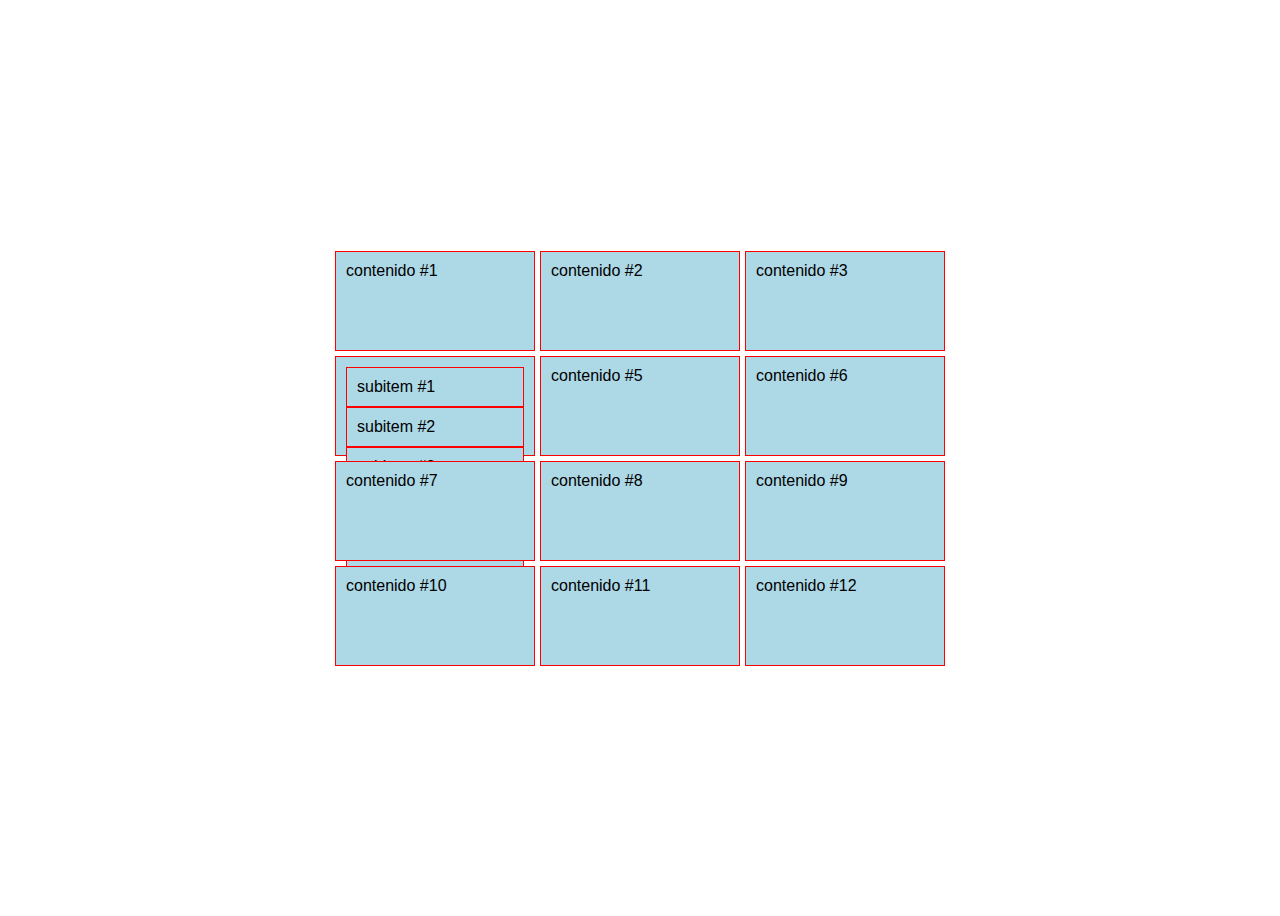
<file: index.html>
<!DOCTYPE html>
<html lang="en">
<head>
    <meta charset="UTF-8">
    <meta name="viewport" content="width=device-width, initial-scale=1.0">
    <title>Css Grid Layout</title>

    <link rel="stylesheet" href="css/estilos_grid.css">
</head>
<body>

    <section class="container">
 
        <!-- para abreviar ciertos puntos, iniciamos con el siguiente codig
        
        .item{contenido #$}*12 
    
        item para crear la division el numero y el signo es para estblecer un numero dinamico y al final
    lo multiplicamos por 12 para especificarle que queremos 12 columnas-->
        
    
    <div class="item">contenido #1</div>
        <div class="item">contenido #2</div>
        <div class="item">contenido #3</div>
        <div class="item">
            <div class="item">subitem #1</div>
            <div class="item">subitem #2</div>
            <div class="item">subitem #3</div>
            <div class="item">subitem #4</div>
            <div class="item">subitem #5</div>
        
        </div>
        <div class="item">contenido #5</div>
        <div class="item">contenido #6</div>
        <div class="item">contenido #7</div>
        <div class="item">contenido #8</div>
        <div class="item">contenido #9</div>
        <div class="item">contenido #10</div>
        <div class="item">contenido #11</div>
        <div class="item">contenido #12</div>

    </section>

    
</body>
</html>
</file>
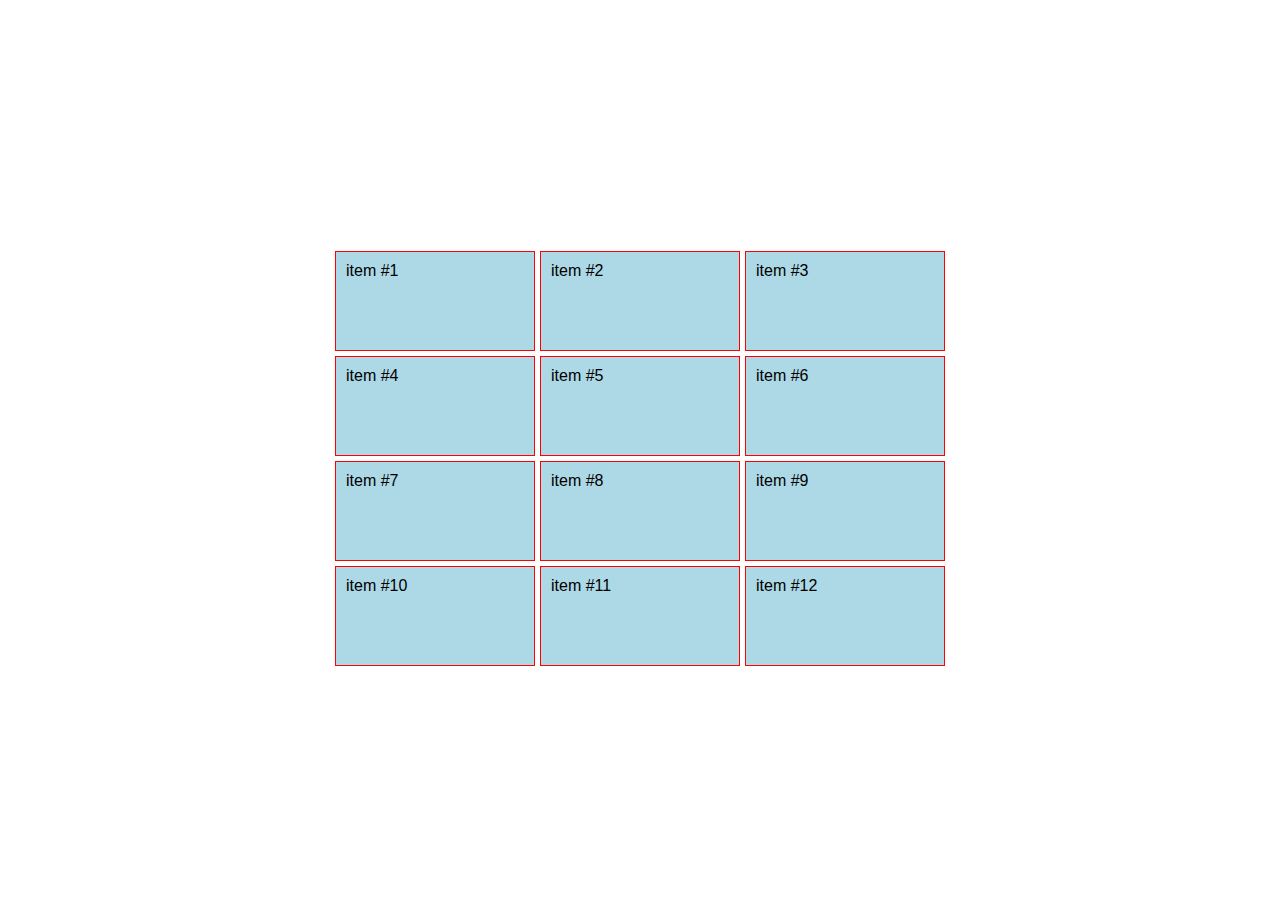
<file: alineando_contenido/index.html>
<!DOCTYPE html>
<html lang="en">
<head>
    <meta charset="UTF-8">
    <meta name="viewport" content="width=device-width, initial-scale=1.0">
    <title>Alineando Contenido</title>

    <link rel="stylesheet" href="../css/estilos_grid.css">
</head>
<body>

    <section class="container">
 
      <div class="item">item #1</div>
      <div class="item">item #2</div>
      <div class="item">item #3</div>
      <div class="item">item #4</div>
      <div class="item">item #5</div>
      <div class="item">item #6</div>
      <div class="item">item #7</div>
      <div class="item">item #8</div>
      <div class="item">item #9</div>
      <div class="item">item #10</div>
      <div class="item">item #11</div>
      <div class="item">item #12</div>
      
    </section>

    
</body>
</html>
</file>
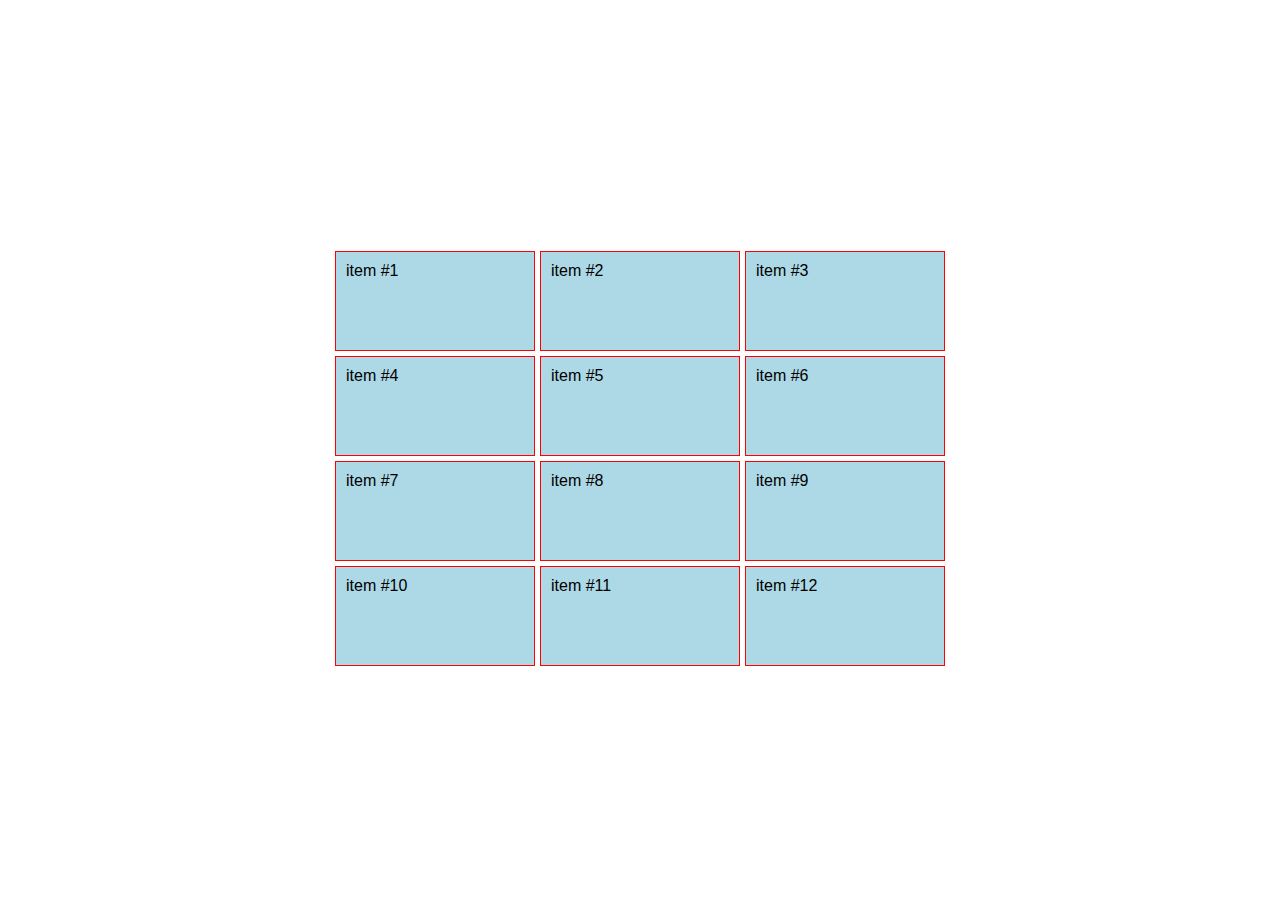
<file: alineando_items/index.html>
<!DOCTYPE html>
<html lang="en">
<head>
    <meta charset="UTF-8">
    <meta name="viewport" content="width=device-width, initial-scale=1.0">
    <title>Nombre de lineas</title>

    <link rel="stylesheet" href="../css/estilos_grid.css">
</head>
<body>

    <section class="container">
 
      <div class="item">item #1</div>
      <div class="item">item #2</div>
      <div class="item">item #3</div>
      <div class="item">item #4</div>
      <div class="item">item #5</div>
      <div class="item">item #6</div>
      <div class="item">item #7</div>
      <div class="item">item #8</div>
      <div class="item">item #9</div>
      <div class="item">item #10</div>
      <div class="item">item #11</div>
      <div class="item">item #12</div>
      
    </section>

    
</body>
</html>
</file>
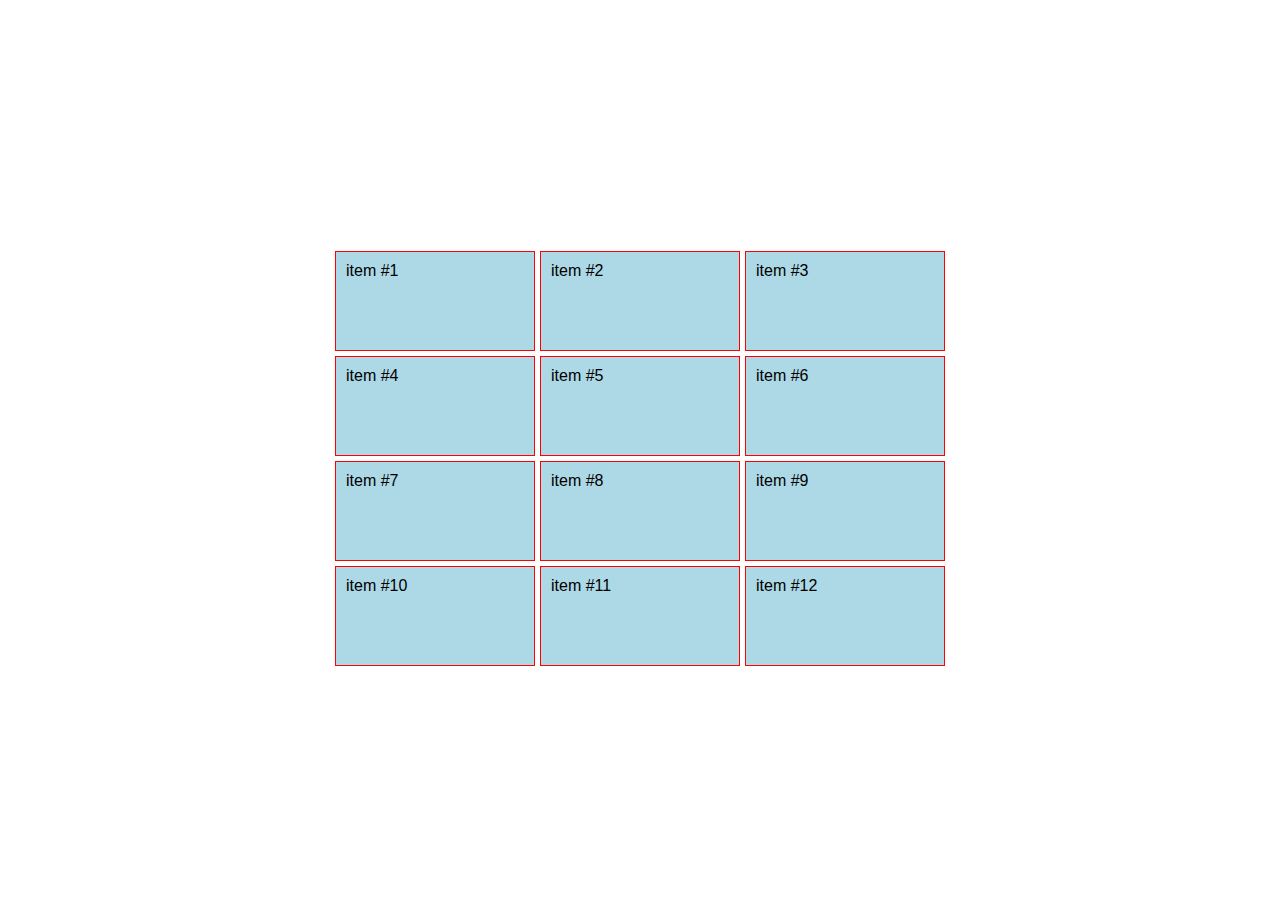
<file: column _size/index.html>
<!DOCTYPE html>
<html lang="en">
<head>
    <meta charset="UTF-8">
    <meta name="viewport" content="width=device-width, initial-scale=1.0">
    <title>Tamaño de item de columnas</title>

    <link rel="stylesheet" href="../css/estilos_grid.css">
</head>
<body>

    <section class="container">
 
      <div class="item">item #1</div>
      <div class="item">item #2</div>
      <div class="item">item #3</div>
      <div class="item">item #4</div>
      <div class="item">item #5</div>
      <div class="item">item #6</div>
      <div class="item">item #7</div>
      <div class="item">item #8</div>
      <div class="item">item #9</div>
      <div class="item">item #10</div>
      <div class="item">item #11</div>
      <div class="item">item #12</div>

    </section>

    
</body>
</html>
</file>
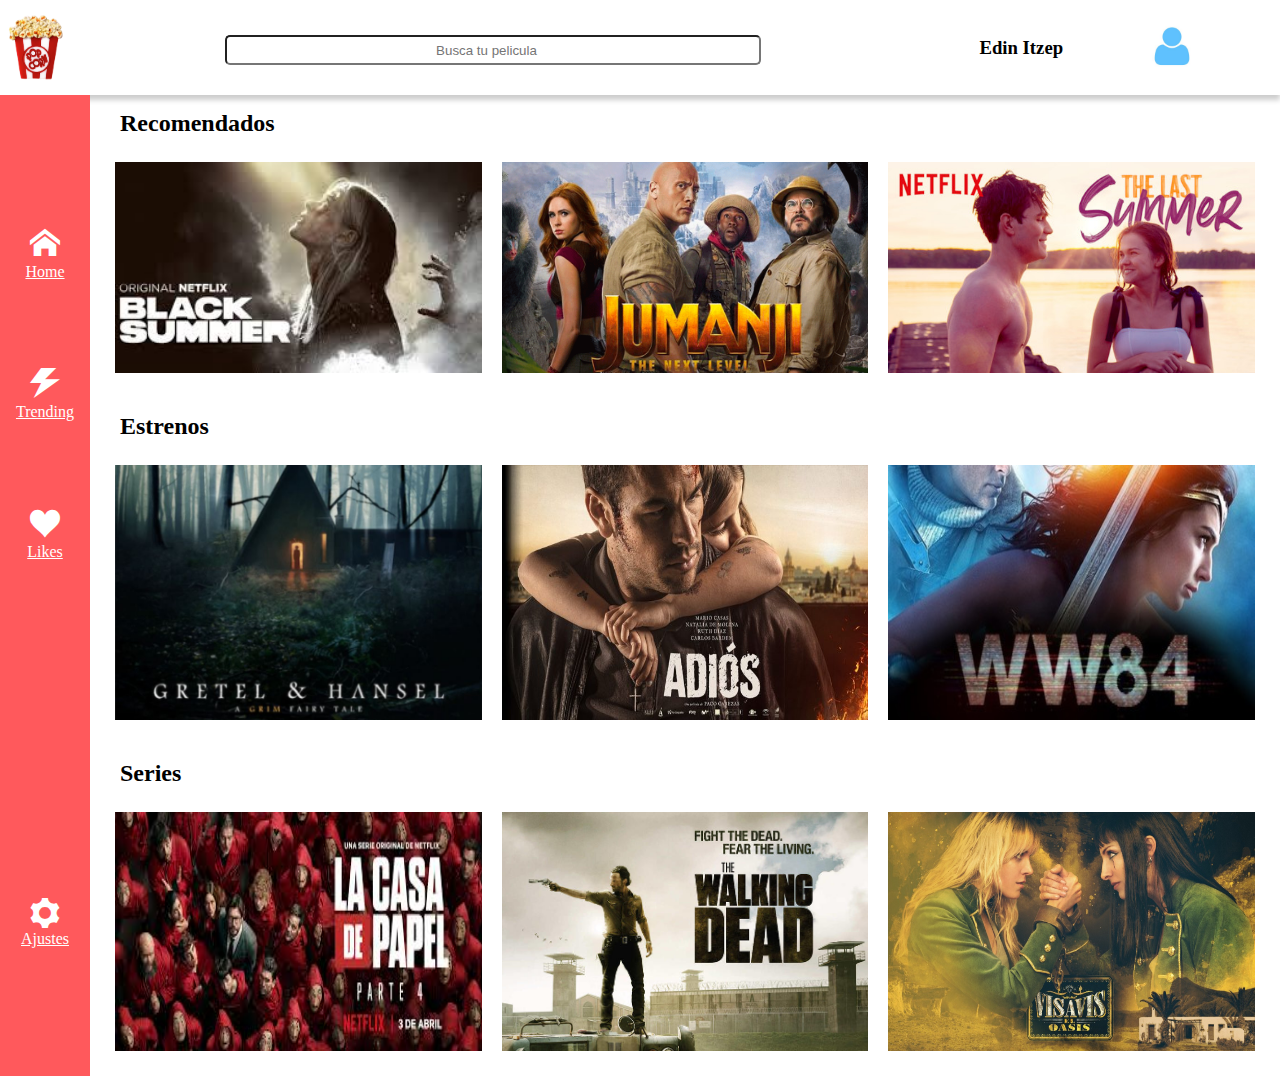
<file: desafios/index.html>
<!DOCTYPE html>
<html lang="en">
<head>
    <meta charset="UTF-8">
    <meta name="viewport" content="width=, initial-scale=1.0">
    <title>Platzi Movies</title>
    <style>
    
    @font-face {
  font-family: 'icomoon';
  src:  url('fonts/icomoon.eot?xnbcb2');
  src:  url('fonts/icomoon.eot?xnbcb2#iefix') format('embedded-opentype'),
    url('fonts/icomoon.ttf?xnbcb2') format('truetype'),
    url('fonts/icomoon.woff?xnbcb2') format('woff'),
    url('fonts/icomoon.svg?xnbcb2#icomoon') format('svg');
  font-weight: normal;
  font-style: normal;
  font-display: block;
}

[class^="icon-"], [class*=" icon-"] {
  /* use !important to prevent issues with browser extensions that change fonts */
  font-family: 'icomoon' !important;
  speak: never;
  font-style: normal;
  font-weight: normal;
  font-variant: normal;
  text-transform: none;
  line-height: 1;

  /* Better Font Rendering =========== */
  -webkit-font-smoothing: antialiased;
  -moz-osx-font-smoothing: grayscale;
}

.icon-settings:before {
  content: "\e900";
}
.icon-heart:before {
  content: "\e901";
}
.icon-power:before {
  content: "\e902";
}
.icon-home:before {
  content: "\e903";
}


    body {

        margin: 0;
    }
    .container {
        display: grid;
        grid-template-rows: auto 1fr; 
        grid-template-columns: 90px 1fr;
        grid-template-areas: "header header"
                             "menu content";

        height: 100vh;

    }
    
    .header
    {
        display: grid;
        grid-template-columns: 90px 1fr 30%;
        grid-template-areas: "header-logo header-search header-login";
        grid-area: header;
        gap: 20px;
        box-shadow: 0px 5px 5px 0px rgba(0,0,0,0.2);
        
    }

    .header-logo {
        grid-area: header-logo;
        display: flex;
        align-content: center;
    }


    .search {
        display: flex;
        align-items: center;
    }
    .header-search {
        grid-area: header-search;
        margin: 0 auto;
        margin-top: 5px;
        width: 70%;
       padding: 0;
       height: 30px;
       border-radius: 5px;
    }

    input {
        text-align: center;
    }

    .header-login{
        grid-area: header-login;
        display: flex;
        align-items: center;
        justify-content: space-evenly;
    }

    .menu {
        
        grid-area: menu;
        display: flex;
        justify-content: space-around;
        flex-direction: column;
        text-align: center;
        margin: 0;
        background: #ff595c;
        
    }

    .menu-nav {
        display: flex;
        flex-direction: column;
        justify-content: space-between;

        
    }

    .menu-nav a {

        height: 100px;
        color: white;
    }
    
       
    

    .content {
        grid-area: content;
       
        

    }

    .t-recomendados {

        display: grid;
        grid-template-columns: repeat(3, 1fr);
        grid-gap: 20px;
        padding: 25px;
    }

    .pop {
        width: 75px;
    
    
    }

    .icon-heart{
        color: white;
        font-size: 30px;
        padding: 5px;
    }

    .icon-power{
        color: white;
        font-size: 30px;
        padding: 5px;
    }

    .icon-settings{
        color: white;
        font-size: 30px;
        padding: 5px;
    }

    .icon-home {
        color: white;
        font-size: 30px;
        padding: 5px;
    }
   


    figure {
        margin: 0;
    }

    .content img {
        width: 100%;
        height: 100%;
    }
    h2 {

        padding: 15px 30px 0;
        margin: 0;
    }
    
    .tres {
        display: inline-block;
    }

    .ajustes a {
        display: grid;
        color: white;
    }

   

    </style>
</head>
<body>

<div class="container">

<header class="header">

<figure class="header-logo">
    <img  class= "pop" src="logo.png" alt="" >
</figure>

<div class="search">
    <input class="header-search" type="search" placeholder="Busca tu pelicula">

</div>
        <div class="header-login">
        
        <h3>Edin Itzep</h3>
<figure>

    <img src="user.png" alt="" width="50px">
</figure>




</div>

</header>

<nav class="menu">

    <div class="menu-nav">
        <i class="icon-home"></i>
        <a class="tres" href="">Home</a>
        <i class="icon-power"></i>
        <a class="tres" href="">Trending </a>
        <i class="icon-heart"></i>
        <a class="tres" href="">Likes </a>
    </div>

    <div class="ajustes">
        <i class="icon-settings"></i>
        <a class="tres" href="">Ajustes</a>
    </div>

</nav>

<section class="anime">



    <div class="content">
    
    <div class="titulo-1">
        <h2>
            Recomendados
        </h2>
    </div>
    
    <div class="t-recomendados">
        <figure class="ver">
            <img src="black.jpg" alt="" sizes="" srcset="" width="100px">
        </figure>
        <figure class="ver">
            <img src="jumanji.jpg" alt="" width="100px">
        </figure>
        <figure class="ver">
            <img src="summer.jpg" alt="" width="100px">
        </figure>
    
    </div>
    <div class="titulo-1">
        <h2>
            Estrenos
        </h2>
    </div>
    
    <div class="t-recomendados">
        <figure class="ver">
            <img src="gretel.jpg" alt="" width="100px" sizes="" srcset="">
        </figure>
        <figure class="ver">
            <img src="adios.jpg" alt="" >
        </figure>
        <figure class="ver">
            <img src="wonder.jpg" alt="" width="100px">
        </figure>
    
    </div>
    <div class="titulo-1">
        <h2>
            Series
        </h2>
    </div>
    
    <div class="t-recomendados">
        <figure class="ver">
            <img src="papel.jpg" alt="" sizes="" srcset="" width="100px">
        </figure>
        <figure class="ver">
            <img src="wk.jpg" alt="" width="100px">
        </figure>
        <figure class="ver">
            <img src="vis.jpg" alt="" width="100px">
        </figure>
    
    </div>
</section>




</div>


</div>
</body>
</html>
</file>
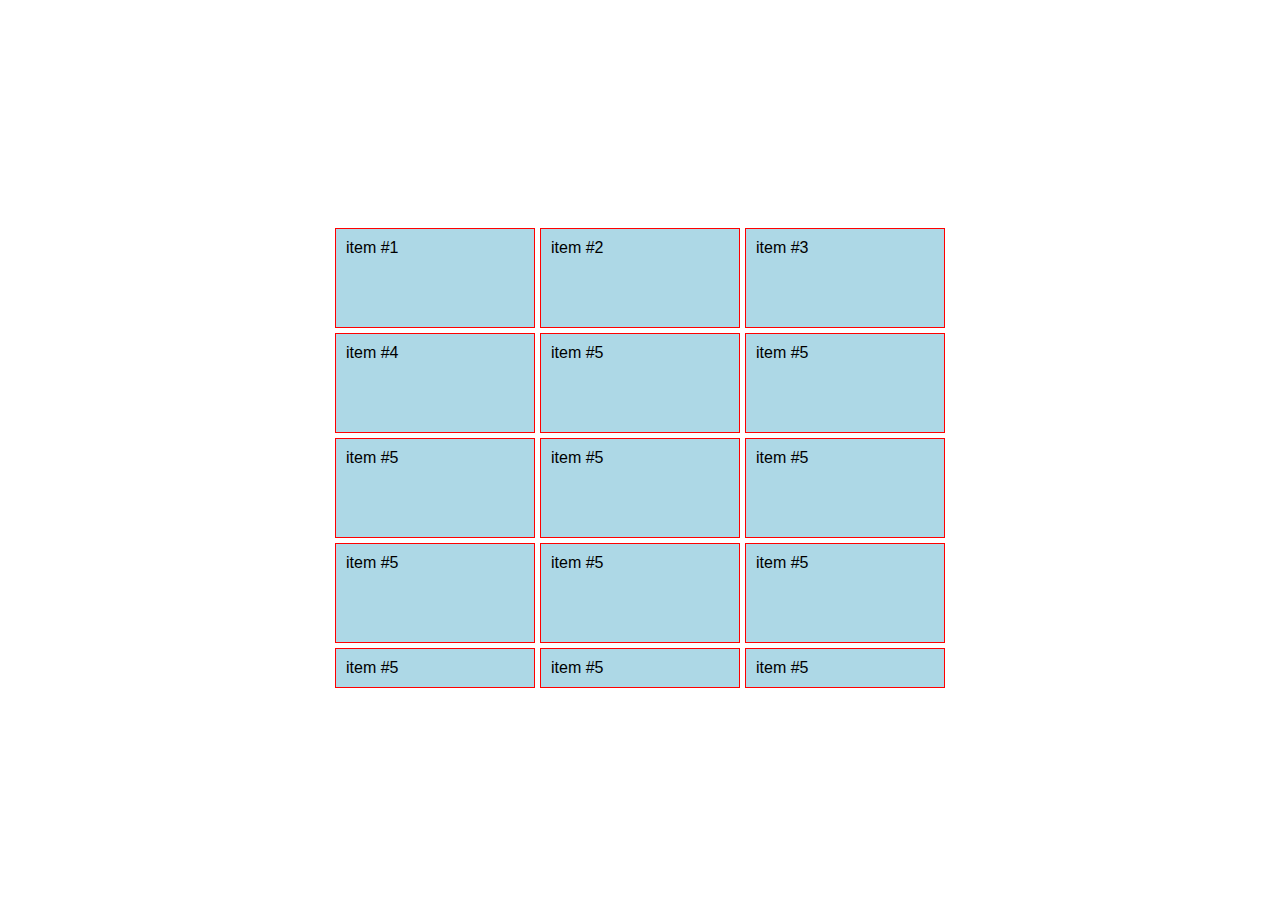
<file: grid_implicito/index.html>
<!DOCTYPE html>
<html lang="en">
<head>
    <meta charset="UTF-8">
    <meta name="viewport" content="width=device-width, initial-scale=1.0">
    <title>Nombre de lineas</title>

    <link rel="stylesheet" href="../css/estilos_grid.css">
</head>
<body>

    <section class="container">
 
      <div class="item">item #1</div>
      <div class="item">item #2</div>
      <div class="item">item #3</div>
      <div class="item">item #4</div>
      <div class="item">item #5</div>
      <div class="item">item #5</div>
      <div class="item">item #5</div>
      <div class="item">item #5</div>
      <div class="item">item #5</div>
      <div class="item">item #5</div>
      <div class="item">item #5</div>
      <div class="item">item #5</div>
      <div class="item">item #5</div>
      <div class="item">item #5</div>
      <div class="item">item #5</div>
     

    </section>

    
</body>
</html>
</file>
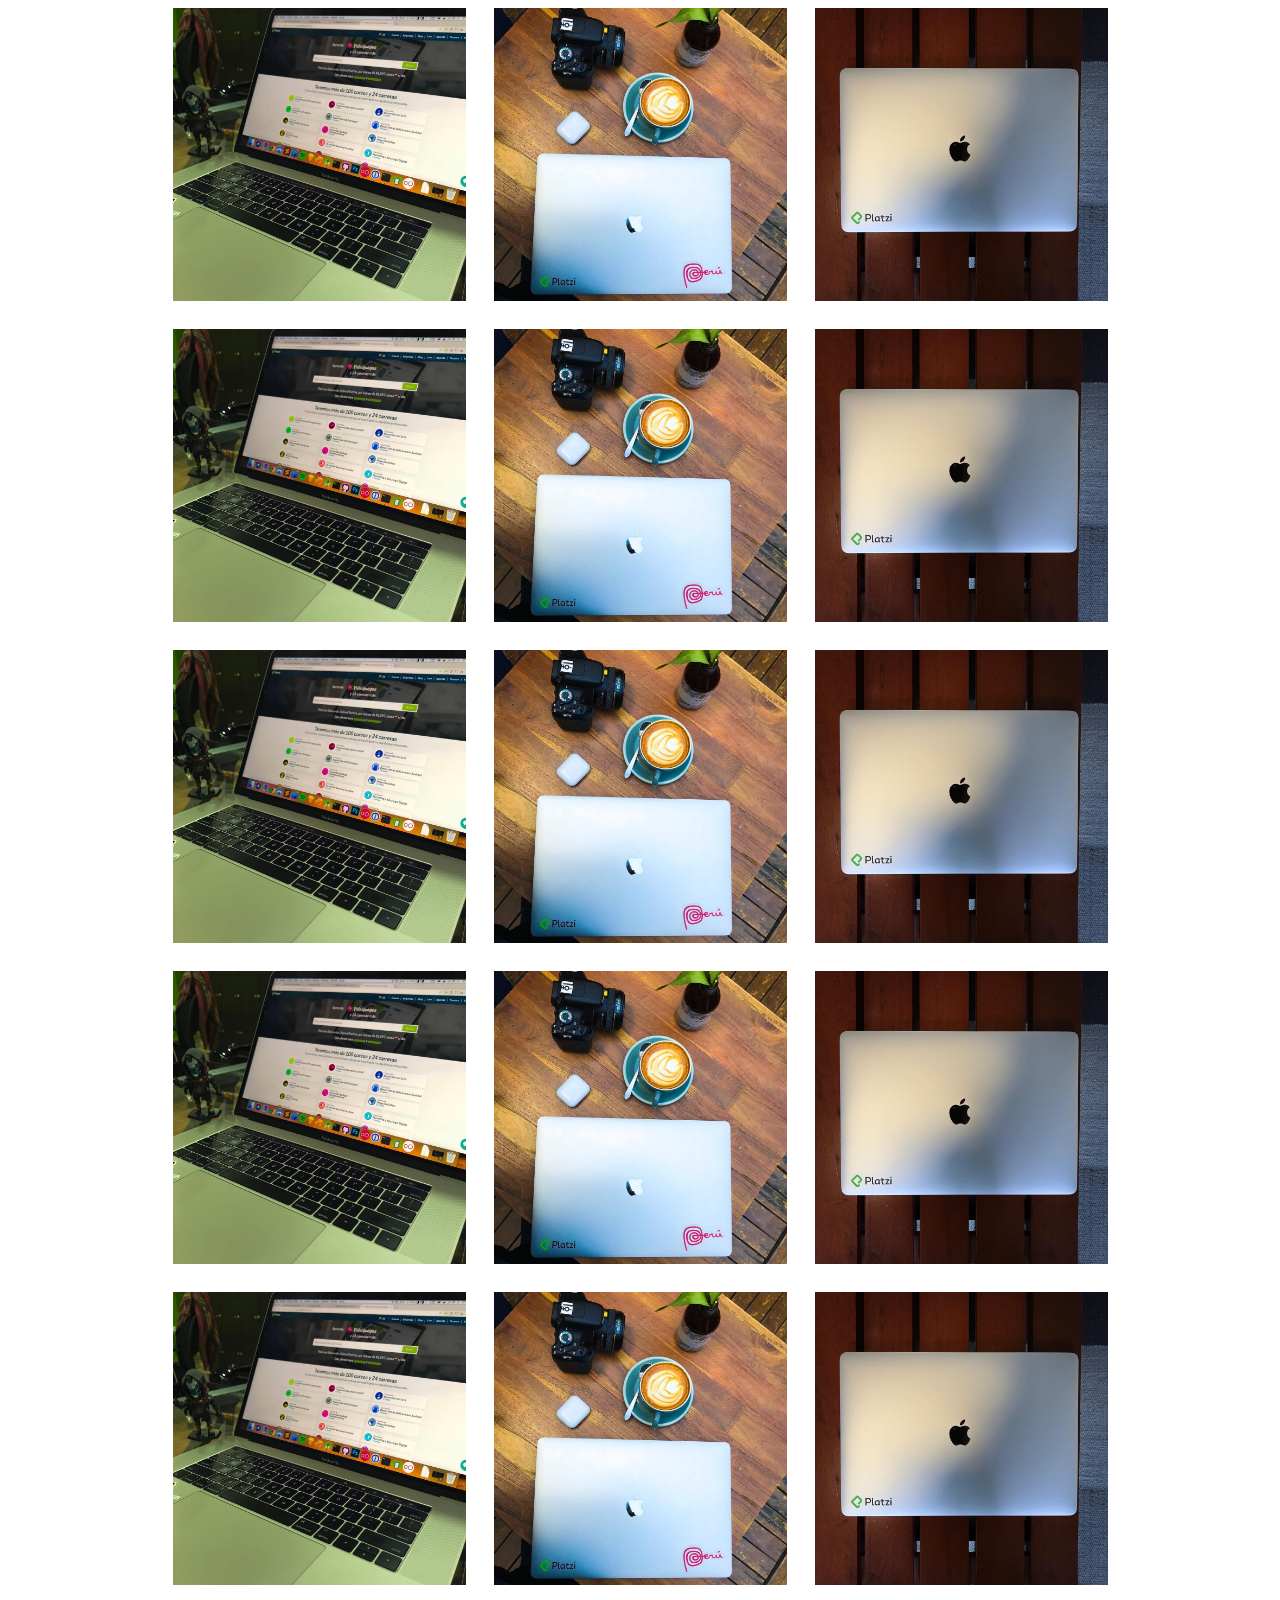
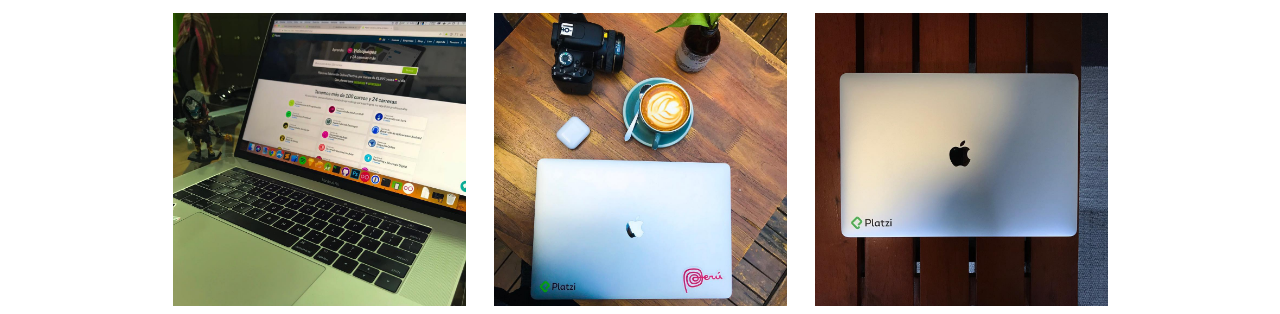
<file: instagram_layout/index.html>
<!DOCTYPE html>
<html lang="en">
<head>
    <meta charset="UTF-8">
    <meta name="viewport" content="width=device-width, initial-scale=1.0">
    <title>Instagram_Layout</title>
    <link rel="stylesheet" href="css_insta/insta.css">
</head>
<body>
    <section class="post-list"> <!-- nuestro grid container, el padre -->
        <a href="" class="post"> 
            <!-- nuestro grid item que seria el 
            post que aparte es un enlace asi que sera un ancla, seria nuestro cuadradito -->
            <figure class="post-image"> <!-- lo que hariamos con nuestros componetes -->
                <img src="compu.jpg" alt=""> <!-- y al final nuestra imagen  -->
            </figure>

            <span class="post-overlay">
                <p>
                    <span class="post-likes">150</span><!-- espcio para ver los likes -->
                    <span class="post-comments">10</span><!-- espcio para ver los comentarios -->

                </p>
            </span>  
        </a>

         <a href="" class="post"> 
             <!-- nuestro grid item que seria el 
            post que aparte es un enlace asi que sera un ancla, seria nuestro cuadradito -->
            <figure class="post-image"> <!-- lo que hariamos con nuestros componetes -->
                <img src="compu2.jpg" alt=""> <!-- y al final nuestra imagen  -->
            </figure>

            <span class="post-overlay">
                <p>
                    <span class="post-likes">150</span><!-- espcio para ver los likes -->
                    <span class="post-comments">10</span><!-- espcio para ver los comentarios -->

                </p>
            </span>  
        </a>

        <a href="" class="post"> 
            <!-- nuestro grid item que seria el 
            post que aparte es un enlace asi que sera un ancla, seria nuestro cuadradito -->
            <figure class="post-image"> <!-- lo que hariamos con nuestros componetes -->
                <img src="compu3.jpg" alt=""> <!-- y al final nuestra imagen  -->
            </figure>

            <span class="post-overlay">
                <p>
                    <span class="post-likes">150</span><!-- espcio para ver los likes -->
                    <span class="post-comments">10</span><!-- espcio para ver los comentarios -->

                </p>
            </span>  
        </a>

        <a href="" class="post"> 
            <!-- nuestro grid item que seria el 
            post que aparte es un enlace asi que sera un ancla, seria nuestro cuadradito -->
            <figure class="post-image"> <!-- lo que hariamos con nuestros componetes -->
                <img src="compu.jpg" alt=""> <!-- y al final nuestra imagen  -->
            </figure>

            <span class="post-overlay">
                <p>
                    <span class="post-likes">150</span><!-- espcio para ver los likes -->
                    <span class="post-comments">10</span><!-- espcio para ver los comentarios -->

                </p>
            </span>  
        </a>

         <a href="" class="post"> 
             <!-- nuestro grid item que seria el 
            post que aparte es un enlace asi que sera un ancla, seria nuestro cuadradito -->
            <figure class="post-image"> <!-- lo que hariamos con nuestros componetes -->
                <img src="compu2.jpg" alt=""> <!-- y al final nuestra imagen  -->
            </figure>

            <span class="post-overlay">
                <p>
                    <span class="post-likes">150</span><!-- espcio para ver los likes -->
                    <span class="post-comments">10</span><!-- espcio para ver los comentarios -->

                </p>
            </span>  
        </a>

        <a href="" class="post"> 
            <!-- nuestro grid item que seria el 
            post que aparte es un enlace asi que sera un ancla, seria nuestro cuadradito -->
            <figure class="post-image"> <!-- lo que hariamos con nuestros componetes -->
                <img src="compu3.jpg" alt=""> <!-- y al final nuestra imagen  -->
            </figure>

            <span class="post-overlay">
                <p>
                    <span class="post-likes">150</span><!-- espcio para ver los likes -->
                    <span class="post-comments">10</span><!-- espcio para ver los comentarios -->

                </p>
            </span>  
        </a>

        <a href="" class="post"> 
            <!-- nuestro grid item que seria el 
            post que aparte es un enlace asi que sera un ancla, seria nuestro cuadradito -->
            <figure class="post-image"> <!-- lo que hariamos con nuestros componetes -->
                <img src="compu.jpg" alt=""> <!-- y al final nuestra imagen  -->
            </figure>

            <span class="post-overlay">
                <p>
                    <span class="post-likes">150</span><!-- espcio para ver los likes -->
                    <span class="post-comments">10</span><!-- espcio para ver los comentarios -->

                </p>
            </span>  
        </a>

         <a href="" class="post"> 
             <!-- nuestro grid item que seria el 
            post que aparte es un enlace asi que sera un ancla, seria nuestro cuadradito -->
            <figure class="post-image"> <!-- lo que hariamos con nuestros componetes -->
                <img src="compu2.jpg" alt=""> <!-- y al final nuestra imagen  -->
            </figure>

            <span class="post-overlay">
                <p>
                    <span class="post-likes">150</span><!-- espcio para ver los likes -->
                    <span class="post-comments">10</span><!-- espcio para ver los comentarios -->

                </p>
            </span>  
        </a>

        <a href="" class="post"> 
            <!-- nuestro grid item que seria el 
            post que aparte es un enlace asi que sera un ancla, seria nuestro cuadradito -->
            <figure class="post-image"> <!-- lo que hariamos con nuestros componetes -->
                <img src="compu3.jpg" alt=""> <!-- y al final nuestra imagen  -->
            </figure>

            <span class="post-overlay">
                <p>
                    <span class="post-likes">150</span><!-- espcio para ver los likes -->
                    <span class="post-comments">10</span><!-- espcio para ver los comentarios -->

                </p>
            </span>  
        </a>

        <a href="" class="post"> 
            <!-- nuestro grid item que seria el 
            post que aparte es un enlace asi que sera un ancla, seria nuestro cuadradito -->
            <figure class="post-image"> <!-- lo que hariamos con nuestros componetes -->
                <img src="compu.jpg" alt=""> <!-- y al final nuestra imagen  -->
            </figure>

            <span class="post-overlay">
                <p>
                    <span class="post-likes">150</span><!-- espcio para ver los likes -->
                    <span class="post-comments">10</span><!-- espcio para ver los comentarios -->

                </p>
            </span>  
        </a>

         <a href="" class="post"> 
             <!-- nuestro grid item que seria el 
            post que aparte es un enlace asi que sera un ancla, seria nuestro cuadradito -->
            <figure class="post-image"> <!-- lo que hariamos con nuestros componetes -->
                <img src="compu2.jpg" alt=""> <!-- y al final nuestra imagen  -->
            </figure>

            <span class="post-overlay">
                <p>
                    <span class="post-likes">150</span><!-- espcio para ver los likes -->
                    <span class="post-comments">10</span><!-- espcio para ver los comentarios -->

                </p>
            </span>  
        </a>

        <a href="" class="post"> 
            <!-- nuestro grid item que seria el 
            post que aparte es un enlace asi que sera un ancla, seria nuestro cuadradito -->
            <figure class="post-image"> <!-- lo que hariamos con nuestros componetes -->
                <img src="compu3.jpg" alt=""> <!-- y al final nuestra imagen  -->
            </figure>

            <span class="post-overlay">
                <p>
                    <span class="post-likes">150</span><!-- espcio para ver los likes -->
                    <span class="post-comments">10</span><!-- espcio para ver los comentarios -->

                </p>
            </span>  
        </a>

        <a href="" class="post"> 
            <!-- nuestro grid item que seria el 
            post que aparte es un enlace asi que sera un ancla, seria nuestro cuadradito -->
            <figure class="post-image"> <!-- lo que hariamos con nuestros componetes -->
                <img src="compu.jpg" alt=""> <!-- y al final nuestra imagen  -->
            </figure>

            <span class="post-overlay">
                <p>
                    <span class="post-likes">150</span><!-- espcio para ver los likes -->
                    <span class="post-comments">10</span><!-- espcio para ver los comentarios -->

                </p>
            </span>  
        </a>

         <a href="" class="post"> 
             <!-- nuestro grid item que seria el 
            post que aparte es un enlace asi que sera un ancla, seria nuestro cuadradito -->
            <figure class="post-image"> <!-- lo que hariamos con nuestros componetes -->
                <img src="compu2.jpg" alt=""> <!-- y al final nuestra imagen  -->
            </figure>

            <span class="post-overlay">
                <p>
                    <span class="post-likes">150</span><!-- espcio para ver los likes -->
                    <span class="post-comments">10</span><!-- espcio para ver los comentarios -->

                </p>
            </span>  
        </a>

        <a href="" class="post"> 
            <!-- nuestro grid item que seria el 
            post que aparte es un enlace asi que sera un ancla, seria nuestro cuadradito -->
            <figure class="post-image"> <!-- lo que hariamos con nuestros componetes -->
                <img src="compu3.jpg" alt=""> <!-- y al final nuestra imagen  -->
            </figure>

            <span class="post-overlay">
                <p>
                    <span class="post-likes">150</span><!-- espcio para ver los likes -->
                    <span class="post-comments">10</span><!-- espcio para ver los comentarios -->

                </p>
            </span>  
        </a>

        <a href="" class="post"> 
            <!-- nuestro grid item que seria el 
            post que aparte es un enlace asi que sera un ancla, seria nuestro cuadradito -->
            <figure class="post-image"> <!-- lo que hariamos con nuestros componetes -->
                <img src="compu.jpg" alt=""> <!-- y al final nuestra imagen  -->
            </figure>

            <span class="post-overlay">
                <p>
                    <span class="post-likes">150</span><!-- espcio para ver los likes -->
                    <span class="post-comments">10</span><!-- espcio para ver los comentarios -->

                </p>
            </span>  
        </a>

         <a href="" class="post"> 
             <!-- nuestro grid item que seria el 
            post que aparte es un enlace asi que sera un ancla, seria nuestro cuadradito -->
            <figure class="post-image"> <!-- lo que hariamos con nuestros componetes -->
                <img src="compu2.jpg" alt=""> <!-- y al final nuestra imagen  -->
            </figure>

            <span class="post-overlay">
                <p>
                    <span class="post-likes">150</span><!-- espcio para ver los likes -->
                    <span class="post-comments">10</span><!-- espcio para ver los comentarios -->

                </p>
            </span>  
        </a>

        <a href="" class="post"> 
            <!-- nuestro grid item que seria el 
            post que aparte es un enlace asi que sera un ancla, seria nuestro cuadradito -->
            <figure class="post-image"> <!-- lo que hariamos con nuestros componetes -->
                <img src="compu3.jpg" alt=""> <!-- y al final nuestra imagen  -->
            </figure>

            <span class="post-overlay">
                <p>
                    <span class="post-likes">150</span><!-- espcio para ver los likes -->
                    <span class="post-comments">10</span><!-- espcio para ver los comentarios -->

                </p>
            </span>  
        </a>
        


    </section>
    
</body>
</html>
</file>
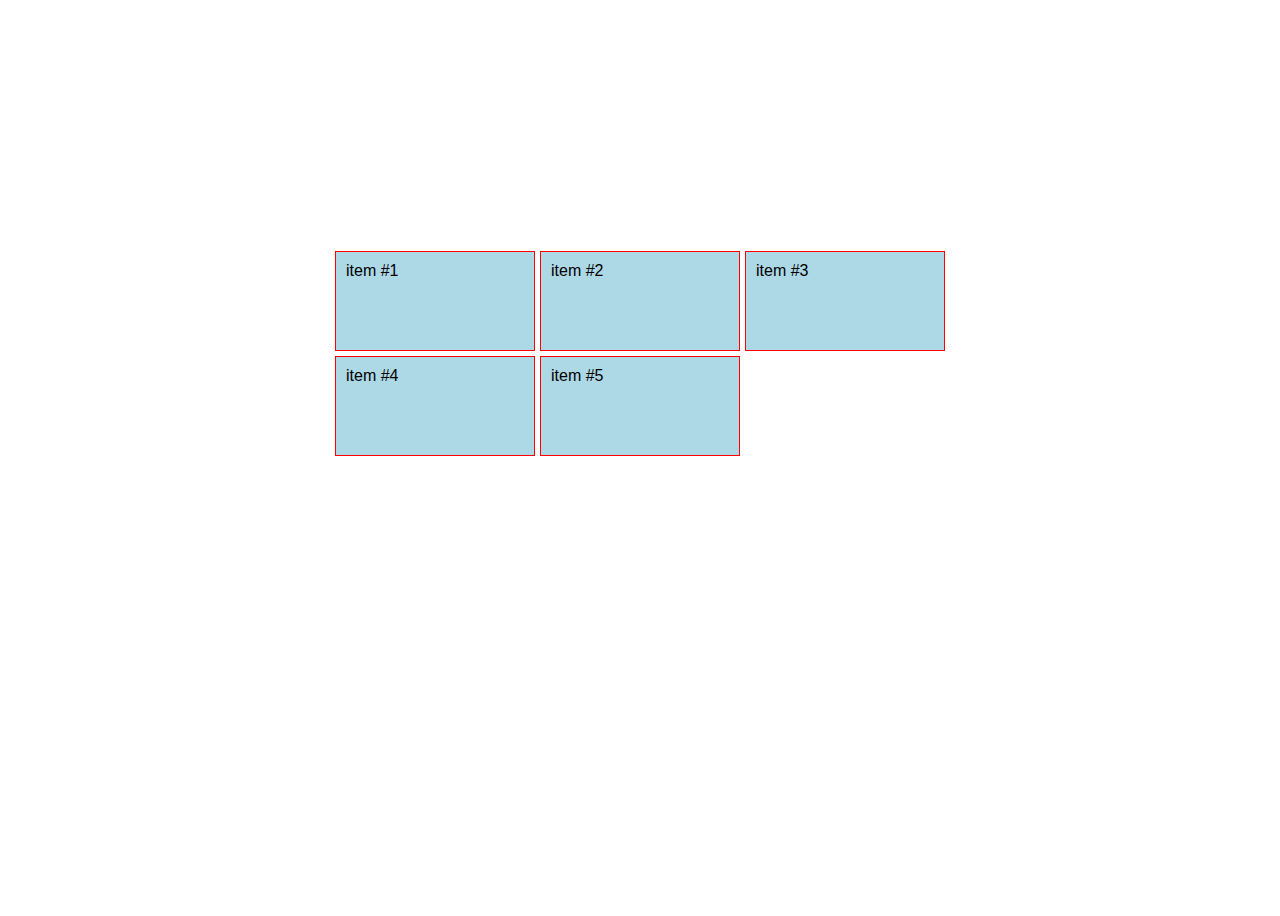
<file: nombre_lineas/index.html>
<!DOCTYPE html>
<html lang="en">
<head>
    <meta charset="UTF-8">
    <meta name="viewport" content="width=device-width, initial-scale=1.0">
    <title>Nombre de lineas</title>

    <link rel="stylesheet" href="../css/estilos_grid.css">
</head>
<body>

    <section class="container">
 
      <div class="item">item #1</div>
      <div class="item">item #2</div>
      <div class="item">item #3</div>
      <div class="item">item #4</div>
      <div class="item">item #5</div>
     

    </section>

    
</body>
</html>
</file>
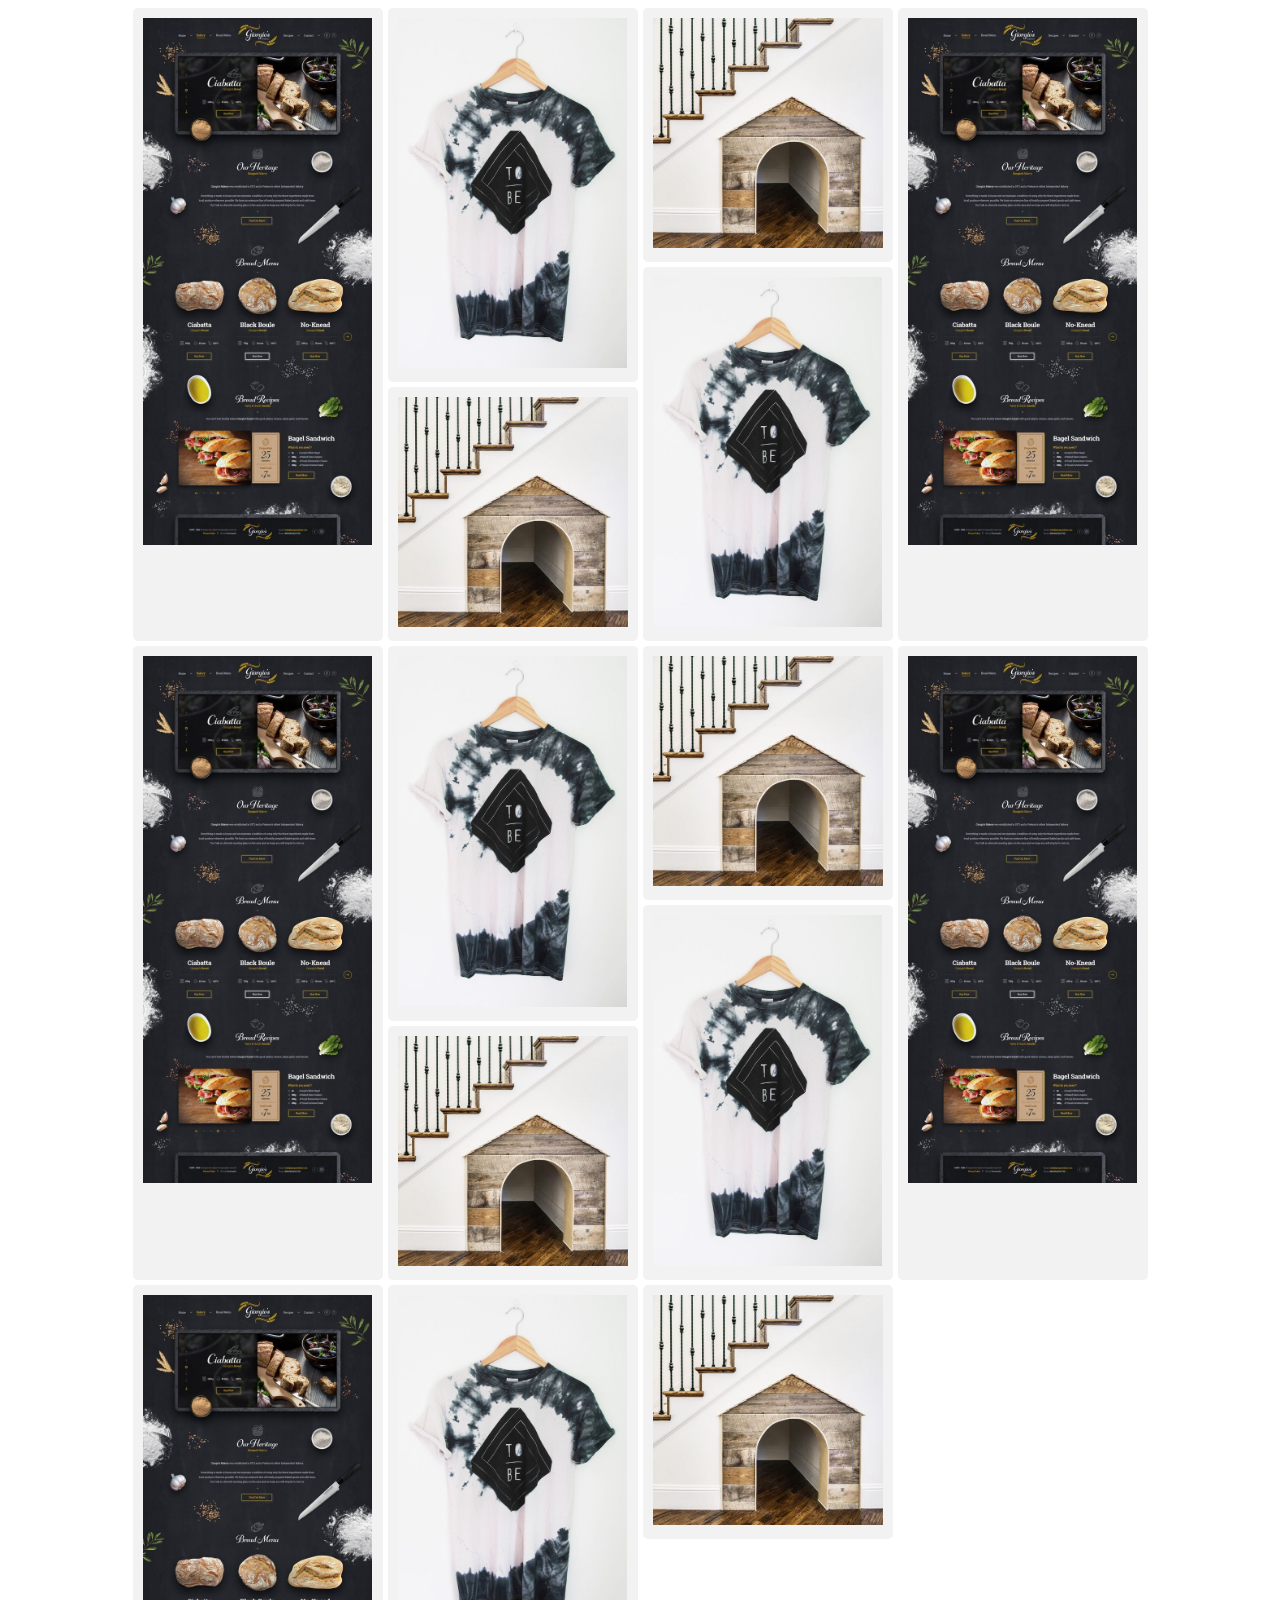
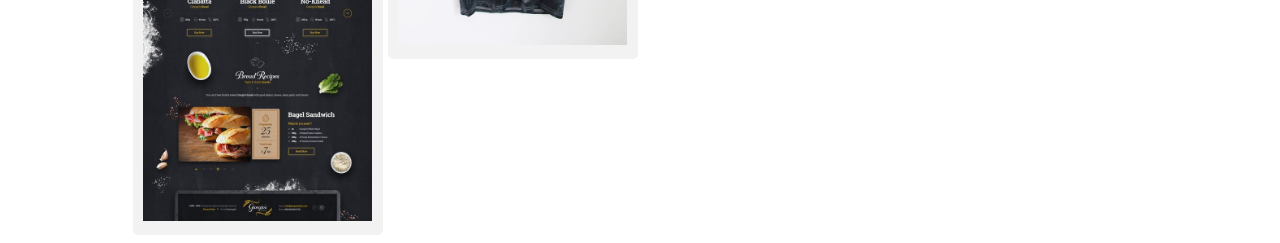
<file: pinterest/index.html>
<!DOCTYPE html>
<html lang="en">
<head>
    <meta charset="UTF-8">
    <meta name="viewport" content="width=device-width, initial-scale=1.0">
    <title>Pinterest</title>
<style>

.container {
display: grid;
grid-template-columns: repeat(auto-fill, 250px);
grid-gap: 5px;
justify-content: center;
}

.item{
    border-radius: 5px;
    padding: 10px;
    background: #f2f2f2;
}

.item img{
    max-width: 100%;
}

.level-1{
   grid-row-end: span 3; 

}

.level-2{
grid-row-end: span 2;
}

.level-3{
grid-row-end: span 1;
}

</style>


</head>


<body>

    <div class="container">
        <div class="item level-1">
            <img src="landing.jpg" alt="">
        </div>
    

        <div class="item level-2">
            <img src="tshirt.jpg" alt="">
        </div>


        <div class="item level3">
            <img src="house.jpg" alt="">
        </div>
        <div class="item level-1">
            <img src="landing.jpg" alt="">
        </div>
    

        <div class="item level-2">
            <img src="tshirt.jpg" alt="">
        </div>


        <div class="item level3">
            <img src="house.jpg" alt="">
        </div>
        <div class="item level-1">
            <img src="landing.jpg" alt="">
        </div>
    

        <div class="item level-2">
            <img src="tshirt.jpg" alt="">
        </div>


        <div class="item level3">
            <img src="house.jpg" alt="">
        </div>
        <div class="item level-1">
            <img src="landing.jpg" alt="">
        </div>
    

        <div class="item level-2">
            <img src="tshirt.jpg" alt="">
        </div>


        <div class="item level3">
            <img src="house.jpg" alt="">
        </div>
        <div class="item level-1">
            <img src="landing.jpg" alt="">
        </div>
    

        <div class="item level-2">
            <img src="tshirt.jpg" alt="">
        </div>


        <div class="item level3">
            <img src="house.jpg" alt="">
        </div>
   

    
</body>
</html>
</file>
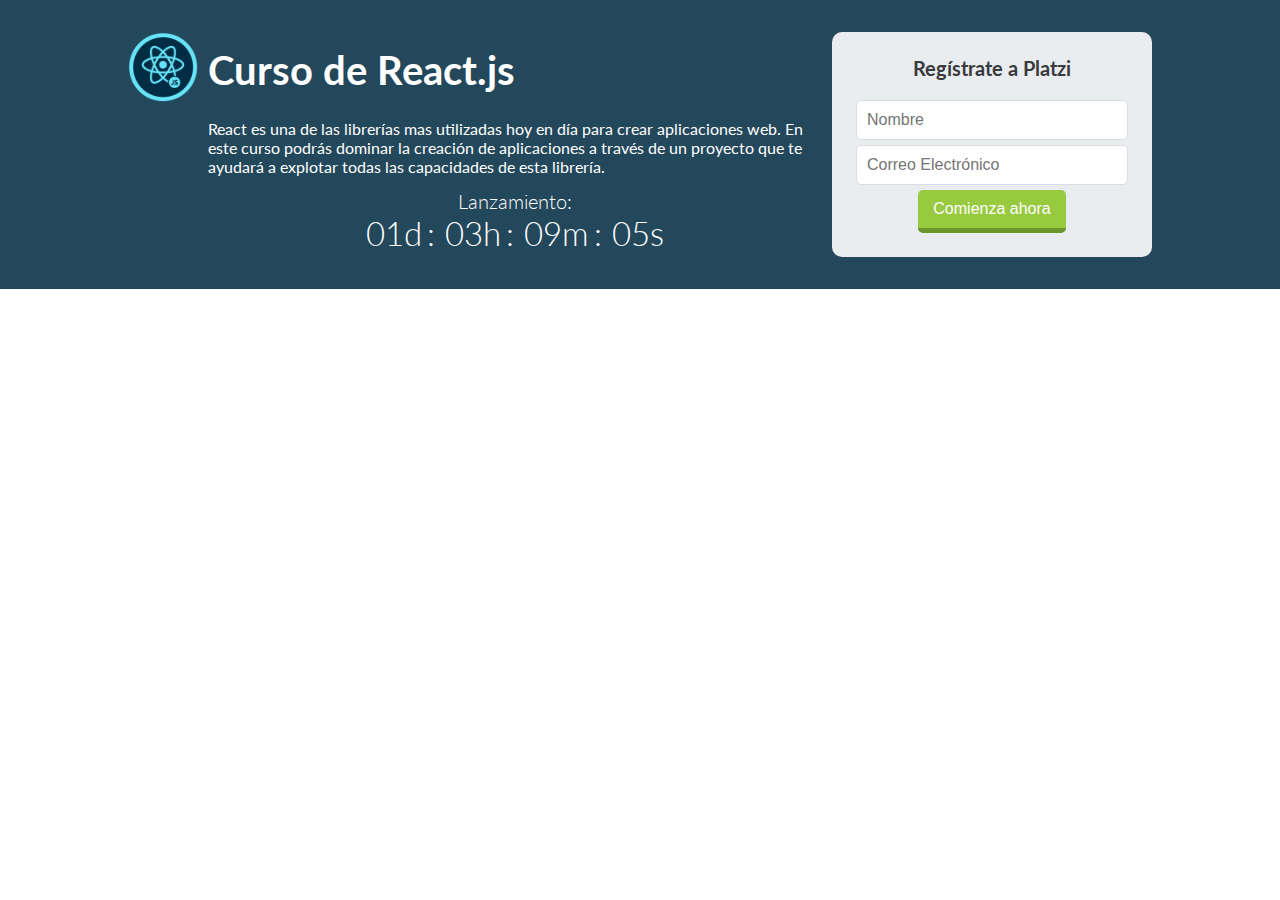
<file: platzi/index.html>
<!DOCTYPE html>
<html lang="en">
<head>
    <meta charset="UTF-8">
    <meta name="viewport" content="width=device-width, initial-scale=1.0">
    <title>Landing Platzi</title>
    <link href="https://fonts.googleapis.com/css2?family=Lato:wght@100&display=swap" rel="stylesheet">
    <style>

    body {
            margin: 0;
            font-family: 'lato', sans-serif;
        }
    .hero {
         background: #23475b;   
        color: white;
        padding: 32px 15px;
        display: grid;
        grid-template-columns: minmax(auto, 1024px); 
        /*que se ajuste el minimo y que el maximo sea de 1024*/
        justify-content: center;
        } 
        
        .hero-container {
            display: grid;
            grid-template-columns: 70px 1fr 320px;
            grid-template-areas: "badge title form"
                                 ". description form"
                                 ". countdown form"  ;

            grid-gap: 10px;
        }


        .description {
            grid-area: description;
        }
        .badge{
            grid-area: badge;
        }

        .badge img {
            width: 70px;
        }

        .title {
        grid-area: title;
        font-size: 40px;
        font-weight: 600px; /* para que no tome negritas */
        margin: 0; /* por defecto el h1 tiene margen  */
        display: flex;
        align-items: center;            
        }

        .form {
            grid-area: form;
            text-align: center;
            background:  rgba(255, 255, 255, .9);
            padding: 1.5em;
            border-radius: 10px;   
             
        }

        .form input {

            width: 100%;
            padding: 10px;
            font-size: 16px;
            border: 1px solid #dbdbe2;
            border-radius: 5px;
            box-sizing: border-box;
            margin-bottom: 5px;
        }

        .form p {

            font-size: 20px;
            color: #3a3b3f;
            margin-bottom: 1em;
            font-weight: bolder;
        }

        .form button {
            background: #98ca3f;
            color: white;
            padding: 10px 15px;
            border-radius: 5px;
            border: none;
            font-size: 16px;
            border-bottom: 5px solid #6d932b;
            display: inline-block;

        }

        .countdown {

            grid-area: countdown;
        }
        .countdown p {
            font-size: 20px;
            text-align: center;
            font-weight: 300;
            
        }

        .countdown span {
            font-size: 33px;
        }
        .countdown span:after {
            content: ":";
            display: inline-block;
            margin: 0 5px;
        }

        .countdown span:last-child:after {
            display: none;
        }
        
        p {
            margin: 0;
        }


        @media screen and (max-width: 768px)
        {
            
            .hero-container {
            
                grid-template-columns: 70px 1fr;
                grid-template-areas: "badge title"
                                     "description description"
                                     "form form"
                                     "countdown countdown "  ;
                
            }
        }

    </style>


</head>
<body>
    <div class="hero">

        <div class="hero-container">


            
            <div class="badge">
                <img src="badge.png" alt="">
            </div>
            <h1 class="title">
                Curso de React.js
            </h1>
    
            <div class="description">
                <p>
                    React es una de las librerías mas utilizadas hoy en día para crear aplicaciones web. 
                    En este curso podrás dominar la creación de aplicaciones a 
                    través de un proyecto que te ayudará a explotar todas las capacidades de esta librería.   
                </p>
    
            </div>
                <form action="" class="form">
                    <p>Regístrate a Platzi</p>
                    <input type="text" placeholder="Nombre">
                    <input type="email" placeholder="Correo Electrónico">
                    <button type="submit">Comienza ahora</button>
                </form>
    
                <div class="countdown">
    
                    <p>Lanzamiento:</p>
                    <p>
                        <span>01d</span>
                       <!--  <span>:</span> -->
                        <span>03h</span>
                       <!--  <span>:</span> -->
                        <span>09m</span>
                        <!-- <span>:</span> -->
                        <span>05s</span>
                    </p>
                </div>
        </div>
    </div>
    
</body>
</html>
</file>
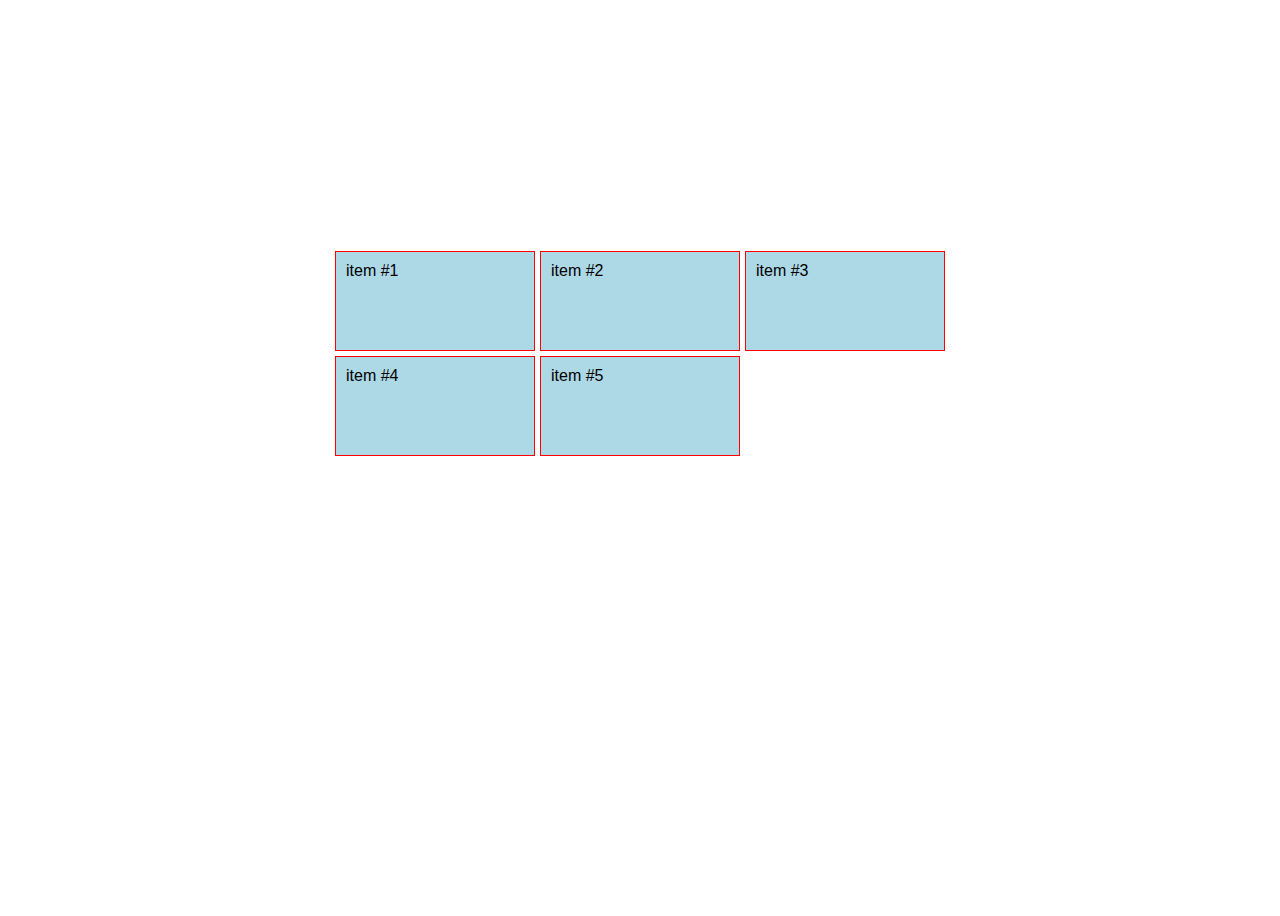
<file: row_size/index.html>
<!DOCTYPE html>
<html lang="en">
<head>
    <meta charset="UTF-8">
    <meta name="viewport" content="width=device-width, initial-scale=1.0">
    <title>Tamaño de item de columnas</title>

    <link rel="stylesheet" href="../css/estilos_grid.css">
</head>
<body>

    <section class="container">
 
      <div class="item">item #1</div>
      <div class="item">item #2</div>
      <div class="item">item #3</div>
      <div class="item">item #4</div>
      <div class="item">item #5</div>
     

    </section>

    
</body>
</html>
</file>
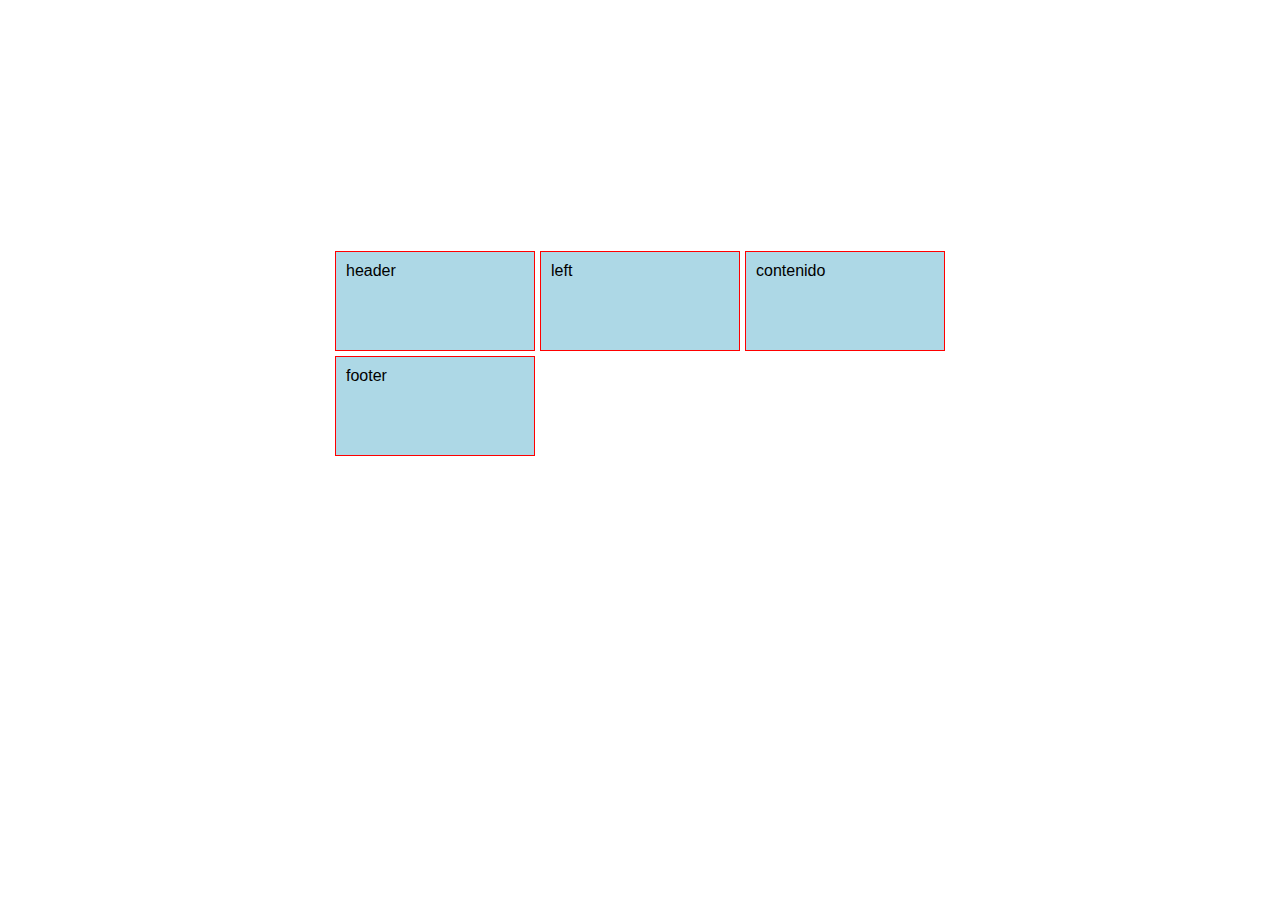
<file: areas.html>
<!DOCTYPE html>
<html lang="en">
<head>
    <meta charset="UTF-8">
    <meta name="viewport" content="width=device-width, initial-scale=1.0">
    <title>Css Grid Layout</title>

    <link rel="stylesheet" href="css/estilos_grid.css">
</head>
<body>

    <section class="container">
 
        <!-- para abreviar ciertos puntos, iniciamos con el siguiente codig
        
        .item{contenido #$}*12 
    
        item para crear la division el numero y el signo es para estblecer un numero dinamico y al final
    lo multiplicamos por 12 para especificarle que queremos 12 columnas-->
        
        <!-- le agregamos una clase independiente -->
        <div class="item header">header </div>
        <div class="item left">left </div>
        <div class="item contenido">contenido </div>
        <div class="item footer">footer</div>
     
    </section>

    
</body>
</html>
</file>
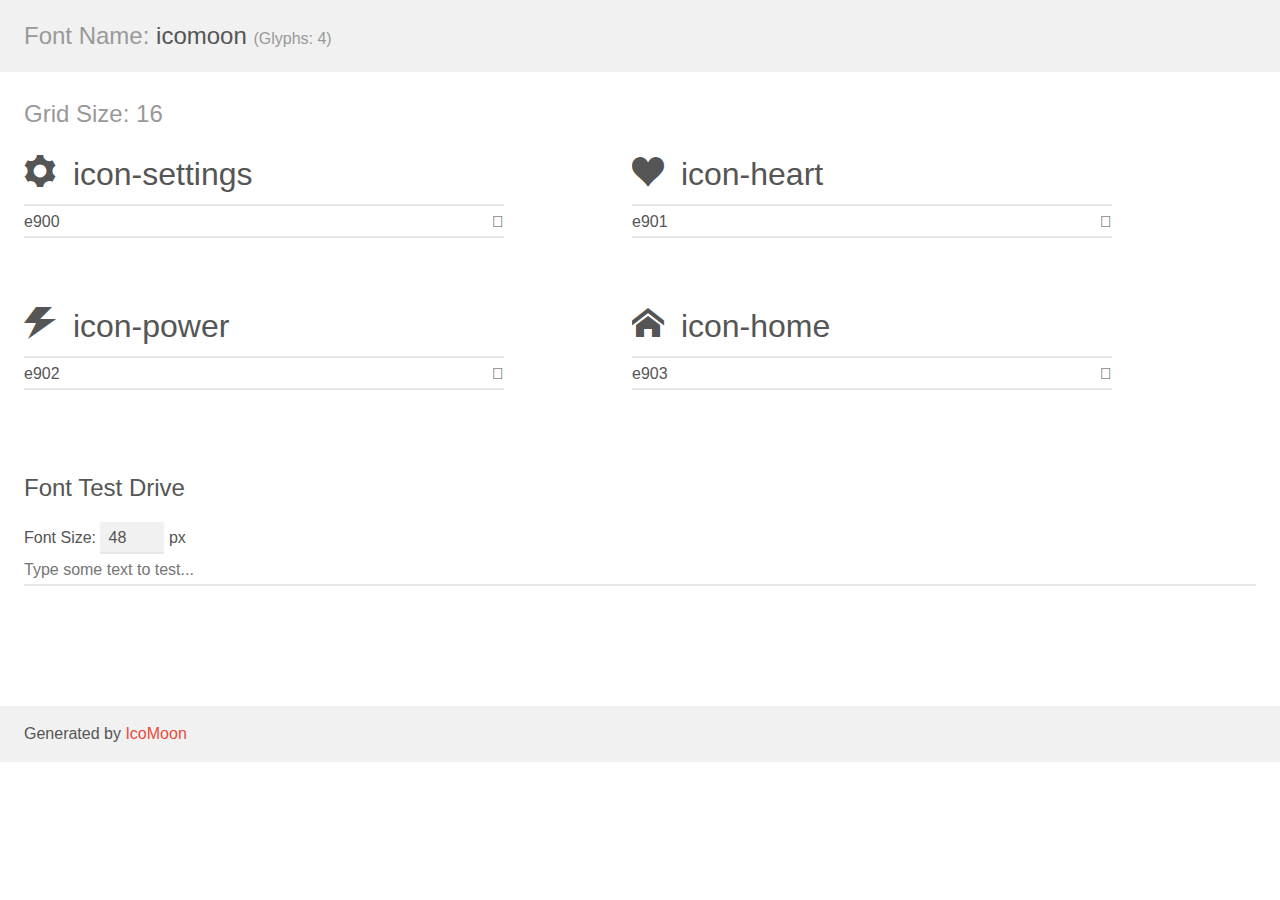
<file: desafios/demo.html>
<!doctype html>
<html>
<head>
    <meta charset="utf-8">
    <title>IcoMoon Demo</title>
    <meta name="description" content="An Icon Font Generated By IcoMoon.io">
    <meta name="viewport" content="width=device-width, initial-scale=1">
    <link rel="stylesheet" href="demo-files/demo.css">
    <link rel="stylesheet" href="style.css"></head>
<body>
    <div class="bgc1 clearfix">
        <h1 class="mhmm mvm"><span class="fgc1">Font Name:</span> icomoon <small class="fgc1">(Glyphs:&nbsp;4)</small></h1>
    </div>
    <div class="clearfix mhl ptl">
        <h1 class="mvm mtn fgc1">Grid Size: 16</h1>
        <div class="glyph fs1">
            <div class="clearfix bshadow0 pbs">
                <span class="icon-settings"></span>
                <span class="mls"> icon-settings</span>
            </div>
            <fieldset class="fs0 size1of1 clearfix hidden-false">
                <input type="text" readonly value="e900" class="unit size1of2" />
                <input type="text" maxlength="1" readonly value="&#xe900;" class="unitRight size1of2 talign-right" />
            </fieldset>
            <div class="fs0 bshadow0 clearfix hidden-true">
                <span class="unit pvs fgc1">liga: </span>
                <input type="text" readonly value="" class="liga unitRight" />
            </div>
        </div>
        <div class="glyph fs1">
            <div class="clearfix bshadow0 pbs">
                <span class="icon-heart"></span>
                <span class="mls"> icon-heart</span>
            </div>
            <fieldset class="fs0 size1of1 clearfix hidden-false">
                <input type="text" readonly value="e901" class="unit size1of2" />
                <input type="text" maxlength="1" readonly value="&#xe901;" class="unitRight size1of2 talign-right" />
            </fieldset>
            <div class="fs0 bshadow0 clearfix hidden-true">
                <span class="unit pvs fgc1">liga: </span>
                <input type="text" readonly value="" class="liga unitRight" />
            </div>
        </div>
        <div class="glyph fs1">
            <div class="clearfix bshadow0 pbs">
                <span class="icon-power"></span>
                <span class="mls"> icon-power</span>
            </div>
            <fieldset class="fs0 size1of1 clearfix hidden-false">
                <input type="text" readonly value="e902" class="unit size1of2" />
                <input type="text" maxlength="1" readonly value="&#xe902;" class="unitRight size1of2 talign-right" />
            </fieldset>
            <div class="fs0 bshadow0 clearfix hidden-true">
                <span class="unit pvs fgc1">liga: </span>
                <input type="text" readonly value="" class="liga unitRight" />
            </div>
        </div>
        <div class="glyph fs1">
            <div class="clearfix bshadow0 pbs">
                <span class="icon-home"></span>
                <span class="mls"> icon-home</span>
            </div>
            <fieldset class="fs0 size1of1 clearfix hidden-false">
                <input type="text" readonly value="e903" class="unit size1of2" />
                <input type="text" maxlength="1" readonly value="&#xe903;" class="unitRight size1of2 talign-right" />
            </fieldset>
            <div class="fs0 bshadow0 clearfix hidden-true">
                <span class="unit pvs fgc1">liga: </span>
                <input type="text" readonly value="" class="liga unitRight" />
            </div>
        </div>
    </div>

    <!--[if gt IE 8]><!-->
    <div class="mhl clearfix mbl">
        <h1>Font Test Drive</h1>
        <label>
            Font Size: <input id="fontSize" type="number" class="textbox0 mbm"
            min="8" value="48" />
            px
        </label>
        <input id="testText" type="text" class="phl size1of1 mvl"
        placeholder="Type some text to test..." value=""/>
        <div id="testDrive" class="icon-" style="font-family: icomoon">&nbsp;
        </div>
    </div>
    <!--<![endif]-->
    <div class="bgc1 clearfix">
        <p class="mhl">Generated by <a href="https://icomoon.io/app">IcoMoon</a></p>
    </div>

    <script src="demo-files/demo.js"></script>
</body>
</html>
</file>
<file: css/estilos_grid.css>
body {

    font-family: Arial;
}

.container {

    
    display: grid;
    grid-gap: 5px;  
    height: 100vh;
    grid-template-columns: repeat(3,200px);
    grid-template-rows: repeat(4,100px);
    /* justify-items: center; */
    /* alineado de forma vertical
    y sus propiedades son: start, end, center, stretch  */
  /*   align-items: center; */
    /* alineado de izquierda a derecha 
    start, end, center o stretch*/

    justify-content: center;
    align-content: center;


  
   
}



.item {
    background: lightblue;
    padding: 10px;
    border: 1px solid red;
   
}

.item:nth-of-type(5){
   /*  align-self: star;
    justify-self: start; */


}
</file>
<file: instagram_layout/css_insta/insta.css>
.body {

    margin: 0; /* eliminamos el margen del body */
    font-family: arial;
}


.post-list {
    display: grid;
    grid-template-columns: repeat(3, minmax(100px, 293px));
    justify-content: center;
    grid-gap: 28px;
}


.post {
    /* para que el cursos este activo siempre
    en esta pagina */
    cursor: pointer;  
    position: relative;
    /* width: 200px; */
    display: block;
}

.post-image {
    margin: 0; /* el figure por defecto trae un margen
    asi que eso tenemos que quitarselo */
}

.post-image img {
        /* aca le decimos que tenga un 100% del total 
        que tendra nuestro post padre que aun no lo definimos
        con el grid  */
    width: 100%;
    vertical-align: top;
}

.post-overlay{

    background: rgba(0, 0, 0, .4);
    position: absolute;
    top: 0;
    left: 0;
    right: 0;
    bottom: 0;
    display: none;
    align-items: center;
    justify-content: center;
    color: white;
    text-align: center;
}


.post:hover  .post-overlay { /* hover significa que al estar
    sobre el elemento este realizara alguna accion */
    display: flex;
}

.post-likes,
.post-comments{
width: 80px;
margin: 5px;
font-weight: bolder;
text-align: center;
display: inline-block;
}


@media screen and (max-width: 768px ){

.post-list {
grid-gap: 3px;

}

}
</file>
<file: desafios/demo-files/demo.css>
body {
  padding: 0;
  margin: 0;
  font-family: sans-serif;
  font-size: 1em;
  line-height: 1.5;
  color: #555;
  background: #fff;
}
h1 {
  font-size: 1.5em;
  font-weight: normal;
}
small {
  font-size: .66666667em;
}
a {
  color: #e74c3c;
  text-decoration: none;
}
a:hover, a:focus {
  box-shadow: 0 1px #e74c3c;
}
.bshadow0, input {
  box-shadow: inset 0 -2px #e7e7e7;
}
input:hover {
  box-shadow: inset 0 -2px #ccc;
}
input, fieldset {
  font-family: sans-serif;
  font-size: 1em;
  margin: 0;
  padding: 0;
  border: 0;
}
input {
  color: inherit;
  line-height: 1.5;
  height: 1.5em;
  padding: .25em 0;
}
input:focus {
  outline: none;
  box-shadow: inset 0 -2px #449fdb;
}
.glyph {
  font-size: 16px;
  width: 15em;
  padding-bottom: 1em;
  margin-right: 4em;
  margin-bottom: 1em;
  float: left;
  overflow: hidden;
}
.liga {
  width: 80%;
  width: calc(100% - 2.5em);
}
.talign-right {
  text-align: right;
}
.talign-center {
  text-align: center;
}
.bgc1 {
  background: #f1f1f1;
}
.fgc1 {
  color: #999;
}
.fgc0 {
  color: #000;
}
p {
  margin-top: 1em;
  margin-bottom: 1em;
}
.mvm {
  margin-top: .75em;
  margin-bottom: .75em;
}
.mtn {
  margin-top: 0;
}
.mtl, .mal {
  margin-top: 1.5em;
}
.mbl, .mal {
  margin-bottom: 1.5em;
}
.mal, .mhl {
  margin-left: 1.5em;
  margin-right: 1.5em;
}
.mhmm {
  margin-left: 1em;
  margin-right: 1em;
}
.mls {
  margin-left: .25em;
}
.ptl {
  padding-top: 1.5em;
}
.pbs, .pvs {
  padding-bottom: .25em;
}
.pvs, .pts {
  padding-top: .25em;
}
.unit {
  float: left;
}
.unitRight {
  float: right;
}
.size1of2 {
  width: 50%;
}
.size1of1 {
  width: 100%;
}
.clearfix:before, .clearfix:after {
  content: " ";
  display: table;
}
.clearfix:after {
  clear: both;
}
.hidden-true {
  display: none;
}
.textbox0 {
  width: 3em;
  background: #f1f1f1;
  padding: .25em .5em;
  line-height: 1.5;
  height: 1.5em;
}
#testDrive {
  display: block;
  padding-top: 24px;
  line-height: 1.5;
}
.fs0 {
  font-size: 16px;
}
.fs1 {
  font-size: 32px;
}
</file>
<file: desafios/style.css>
@font-face {
  font-family: 'icomoon';
  src:  url('fonts/icomoon.eot?xnbcb2');
  src:  url('fonts/icomoon.eot?xnbcb2#iefix') format('embedded-opentype'),
    url('fonts/icomoon.ttf?xnbcb2') format('truetype'),
    url('fonts/icomoon.woff?xnbcb2') format('woff'),
    url('fonts/icomoon.svg?xnbcb2#icomoon') format('svg');
  font-weight: normal;
  font-style: normal;
  font-display: block;
}

[class^="icon-"], [class*=" icon-"] {
  /* use !important to prevent issues with browser extensions that change fonts */
  font-family: 'icomoon' !important;
  speak: never;
  font-style: normal;
  font-weight: normal;
  font-variant: normal;
  text-transform: none;
  line-height: 1;

  /* Better Font Rendering =========== */
  -webkit-font-smoothing: antialiased;
  -moz-osx-font-smoothing: grayscale;
}

.icon-settings:before {
  content: "\e900";
}
.icon-heart:before {
  content: "\e901";
}
.icon-power:before {
  content: "\e902";
}
.icon-home:before {
  content: "\e903";
}
</file>
